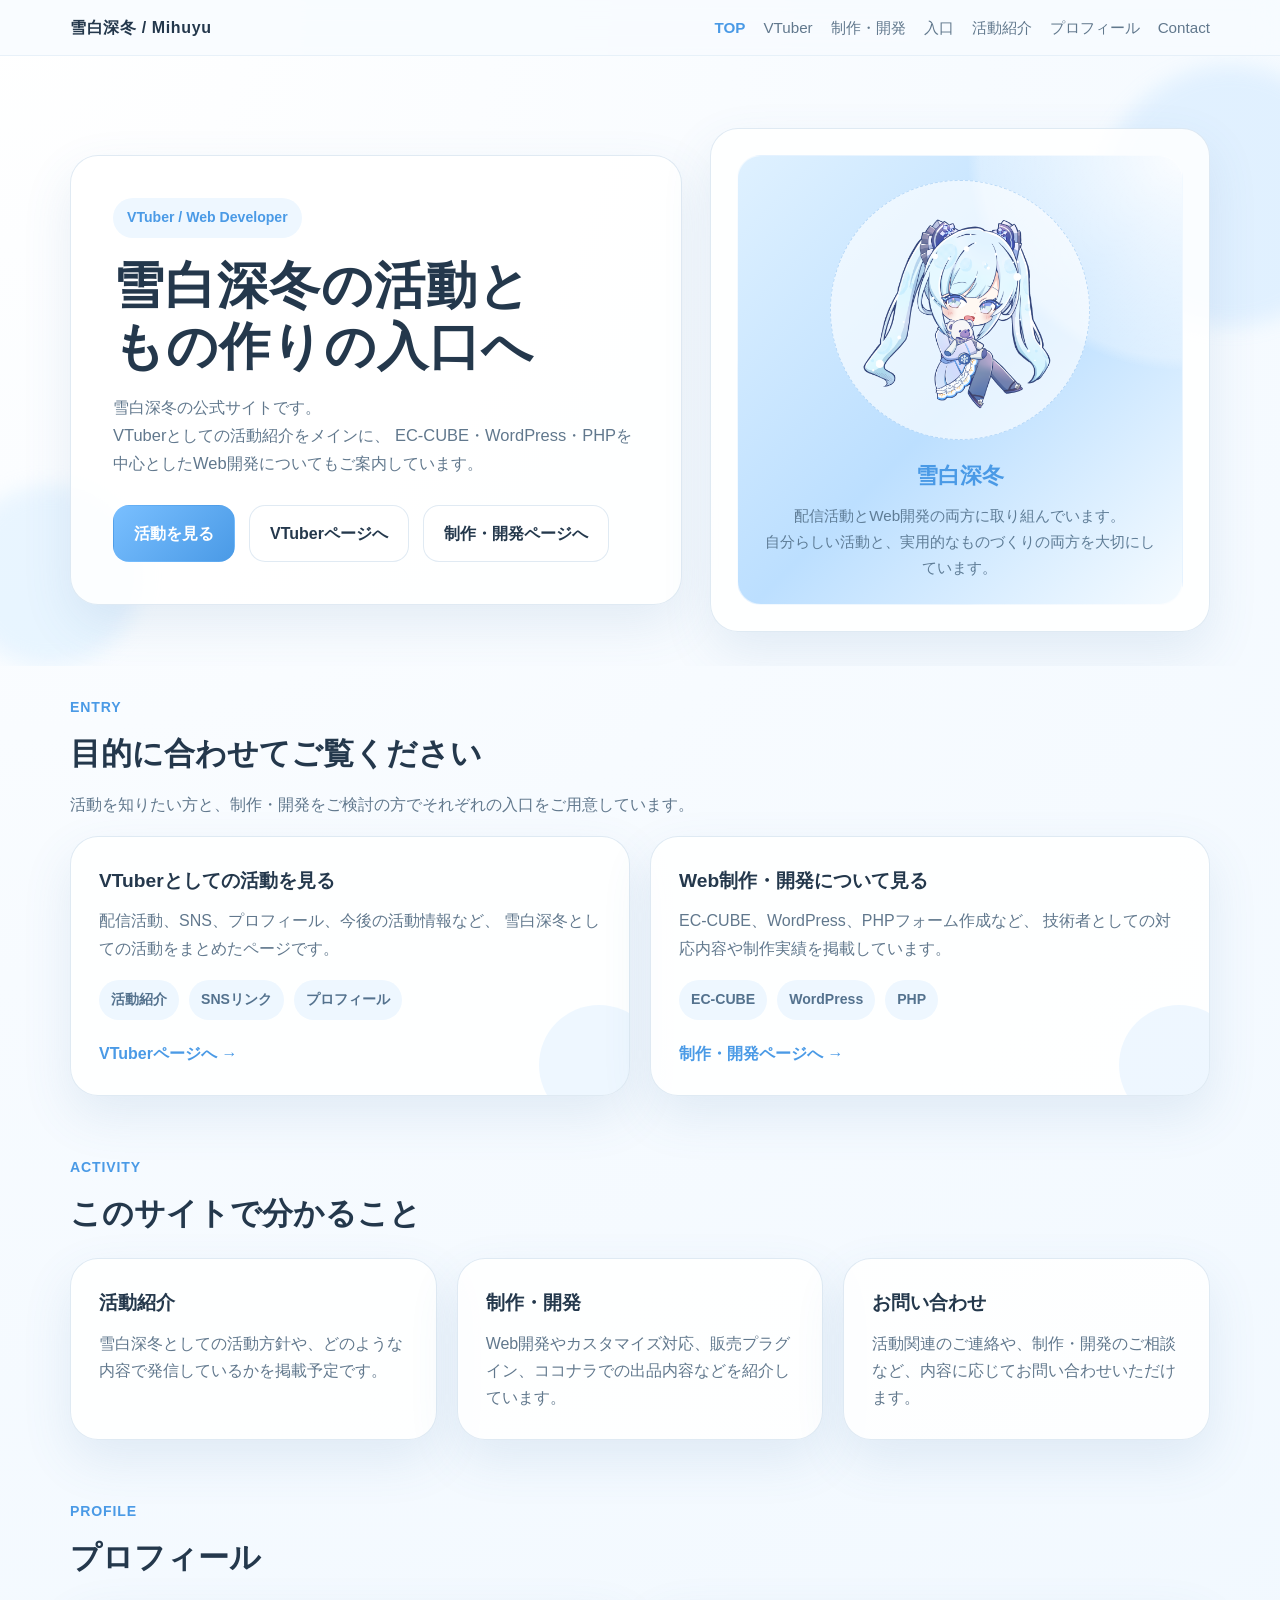
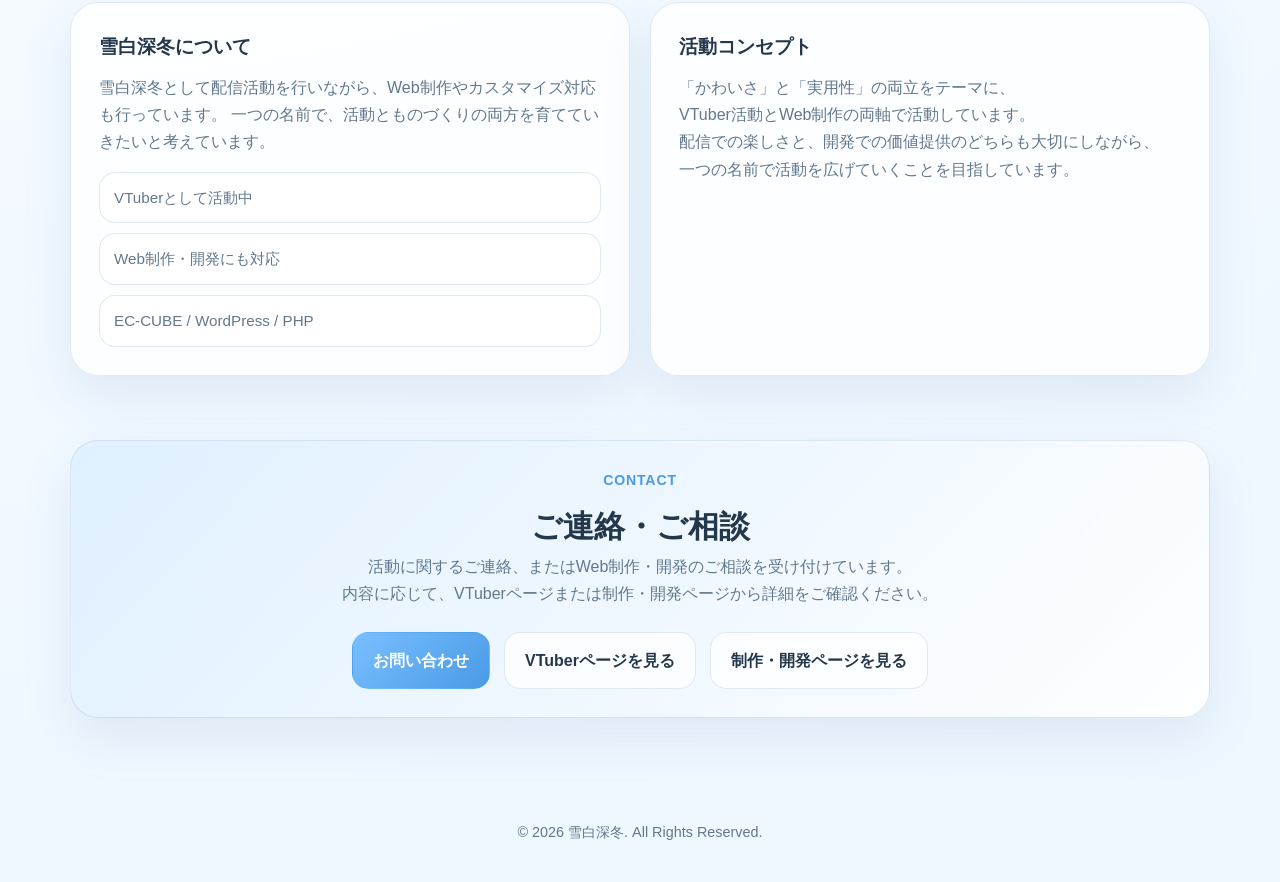
<file: index.html>
<!DOCTYPE html>
<html lang="ja">

<head>
  <!-- Google tag (gtag.js) -->
  <script async src="https://www.googletagmanager.com/gtag/js?id=G-K8B3H66PGL"></script>
  <script>
    window.dataLayer = window.dataLayer || [];
    function gtag() { dataLayer.push(arguments); }
    gtag('js', new Date());

    gtag('config', 'G-K8B3H66PGL');
  </script>
  <meta charset="UTF-8" />
  <meta name="viewport" content="width=device-width, initial-scale=1.0" />
  <title>雪白深冬 | VTuber / Web Developer</title>
  <meta name="description" content="雪白深冬の公式サイトです。VTuberとしての活動紹介と、EC-CUBE・WordPress・PHPを中心としたWeb開発のご案内を掲載しています。" />
  <link rel="stylesheet" href="/css/common.css">
  <link rel="stylesheet" href="/css/top.css">
</head>

<body>
  <header class="site-header">
    <div class="container header-inner">
      <a href="#top" class="logo">雪白深冬 / Mihuyu</a>
      <nav class="nav">
        <a href="index.html" class="is-current">TOP</a>
        <a href="vtuber.html">VTuber</a>
        <a href="dev.html">制作・開発</a>
        <a href="#entry">入口</a>
        <a href="#activity">活動紹介</a>
        <a href="#profile">プロフィール</a>
        <a href="#contact">Contact</a>
      </nav>
    </div>
  </header>

  <main id="top">
    <section class="hero">
      <div class="container hero-grid">
        <div class="hero-main">
          <div class="eyebrow">VTuber / Web Developer</div>
          <h1>雪白深冬の活動と<br>もの作りの入口へ</h1>
          <p class="lead">
            雪白深冬の公式サイトです。<br>
            VTuberとしての活動紹介をメインに、
            EC-CUBE・WordPress・PHPを中心としたWeb開発についてもご案内しています。
          </p>
          <div class="hero-actions">
            <a class="btn btn-primary" href="#entry">活動を見る</a>
            <a class="btn btn-secondary" href="vtuber.html">VTuberページへ</a>
            <a class="btn btn-secondary" href="dev.html">制作・開発ページへ</a>
          </div>
        </div>

        <aside class="hero-card">
          <div class="hero-visual">
            <div>
              <div class="avatar-placeholder"><img src="/img/mihuyu_avatar.PNG"></div>
              <strong>雪白深冬</strong>
              <p>
                配信活動とWeb開発の両方に取り組んでいます。<br>
                自分らしい活動と、実用的なものづくりの両方を大切にしています。
              </p>
            </div>
          </div>
        </aside>
      </div>
    </section>

    <section id="entry">
      <div class="container">
        <div class="section-head">
          <div class="section-label">Entry</div>
          <h2 class="section-title">目的に合わせてご覧ください</h2>
          <p class="section-text">
            活動を知りたい方と、制作・開発をご検討の方でそれぞれの入口をご用意しています。
          </p>
        </div>

        <div class="entry-grid">
          <article class="entry-card">
            <h3>VTuberとしての活動を見る</h3>
            <p>
              配信活動、SNS、プロフィール、今後の活動情報など、
              雪白深冬としての活動をまとめたページです。
            </p>
            <div class="tag-list">
              <span class="tag">活動紹介</span>
              <span class="tag">SNSリンク</span>
              <span class="tag">プロフィール</span>
            </div>
            <a class="entry-link" href="vtuber.html">VTuberページへ →</a>
          </article>

          <article class="entry-card">
            <h3>Web制作・開発について見る</h3>
            <p>
              EC-CUBE、WordPress、PHPフォーム作成など、
              技術者としての対応内容や制作実績を掲載しています。
            </p>
            <div class="tag-list">
              <span class="tag">EC-CUBE</span>
              <span class="tag">WordPress</span>
              <span class="tag">PHP</span>
            </div>
            <a class="entry-link" href="dev.html">制作・開発ページへ →</a>
          </article>
        </div>
      </div>
    </section>

    <section id="activity">
      <div class="container">
        <div class="section-head">
          <div class="section-label">Activity</div>
          <h2 class="section-title">このサイトで分かること</h2>
        </div>

        <div class="activity-grid">
          <article class="section-card">
            <h3>活動紹介</h3>
            <p>
              雪白深冬としての活動方針や、どのような内容で発信しているかを掲載予定です。
            </p>
          </article>

          <article class="section-card">
            <h3>制作・開発</h3>
            <p>
              Web開発やカスタマイズ対応、販売プラグイン、ココナラでの出品内容などを紹介しています。
            </p>
          </article>

          <article class="section-card">
            <h3>お問い合わせ</h3>
            <p>
              活動関連のご連絡や、制作・開発のご相談など、内容に応じてお問い合わせいただけます。
            </p>
          </article>
        </div>
      </div>
    </section>

    <section id="profile">
      <div class="container">
        <div class="section-head">
          <div class="section-label">Profile</div>
          <h2 class="section-title">プロフィール</h2>
        </div>

        <div class="profile-grid">
          <article class="profile-card">
            <h3>雪白深冬について</h3>
            <p>
              雪白深冬として配信活動を行いながら、Web制作やカスタマイズ対応も行っています。
              一つの名前で、活動とものづくりの両方を育てていきたいと考えています。
            </p>
            <div class="simple-list">
              <div class="simple-item">VTuberとして活動中</div>
              <div class="simple-item">Web制作・開発にも対応</div>
              <div class="simple-item">EC-CUBE / WordPress / PHP</div>
            </div>
          </article>

          <article class="profile-card">
            <h3>活動コンセプト</h3>
            <p>
              「かわいさ」と「実用性」の両立をテーマに、<br>VTuber活動とWeb制作の両軸で活動しています。<br>
              配信での楽しさと、開発での価値提供のどちらも大切にしながら、<br>一つの名前で活動を広げていくことを目指しています。<br>
            </p>
          </article>
        </div>
      </div>
    </section>

    <section class="contact" id="contact">
      <div class="container">
        <div class="contact-card">
          <div class="section-label">Contact</div>
          <h2 class="section-title">ご連絡・ご相談</h2>
          <p>
            活動に関するご連絡、またはWeb制作・開発のご相談を受け付けています。<br>
            内容に応じて、VTuberページまたは制作・開発ページから詳細をご確認ください。
          </p>
          <div class="contact-actions">
            <a class="btn btn-primary" href="https://forms.gle/eirvz85ocjs7cKqU9" target="_blank">お問い合わせ</a>
            <a class="btn btn-secondary" href="vtuber.html">VTuberページを見る</a>
            <a class="btn btn-secondary" href="dev.html">制作・開発ページを見る</a>
          </div>
        </div>
      </div>
    </section>
  </main>

  <footer class="footer">
    <div class="container">
      © 2026 雪白深冬. All Rights Reserved.
    </div>
  </footer>
</body>

</html>
</file>
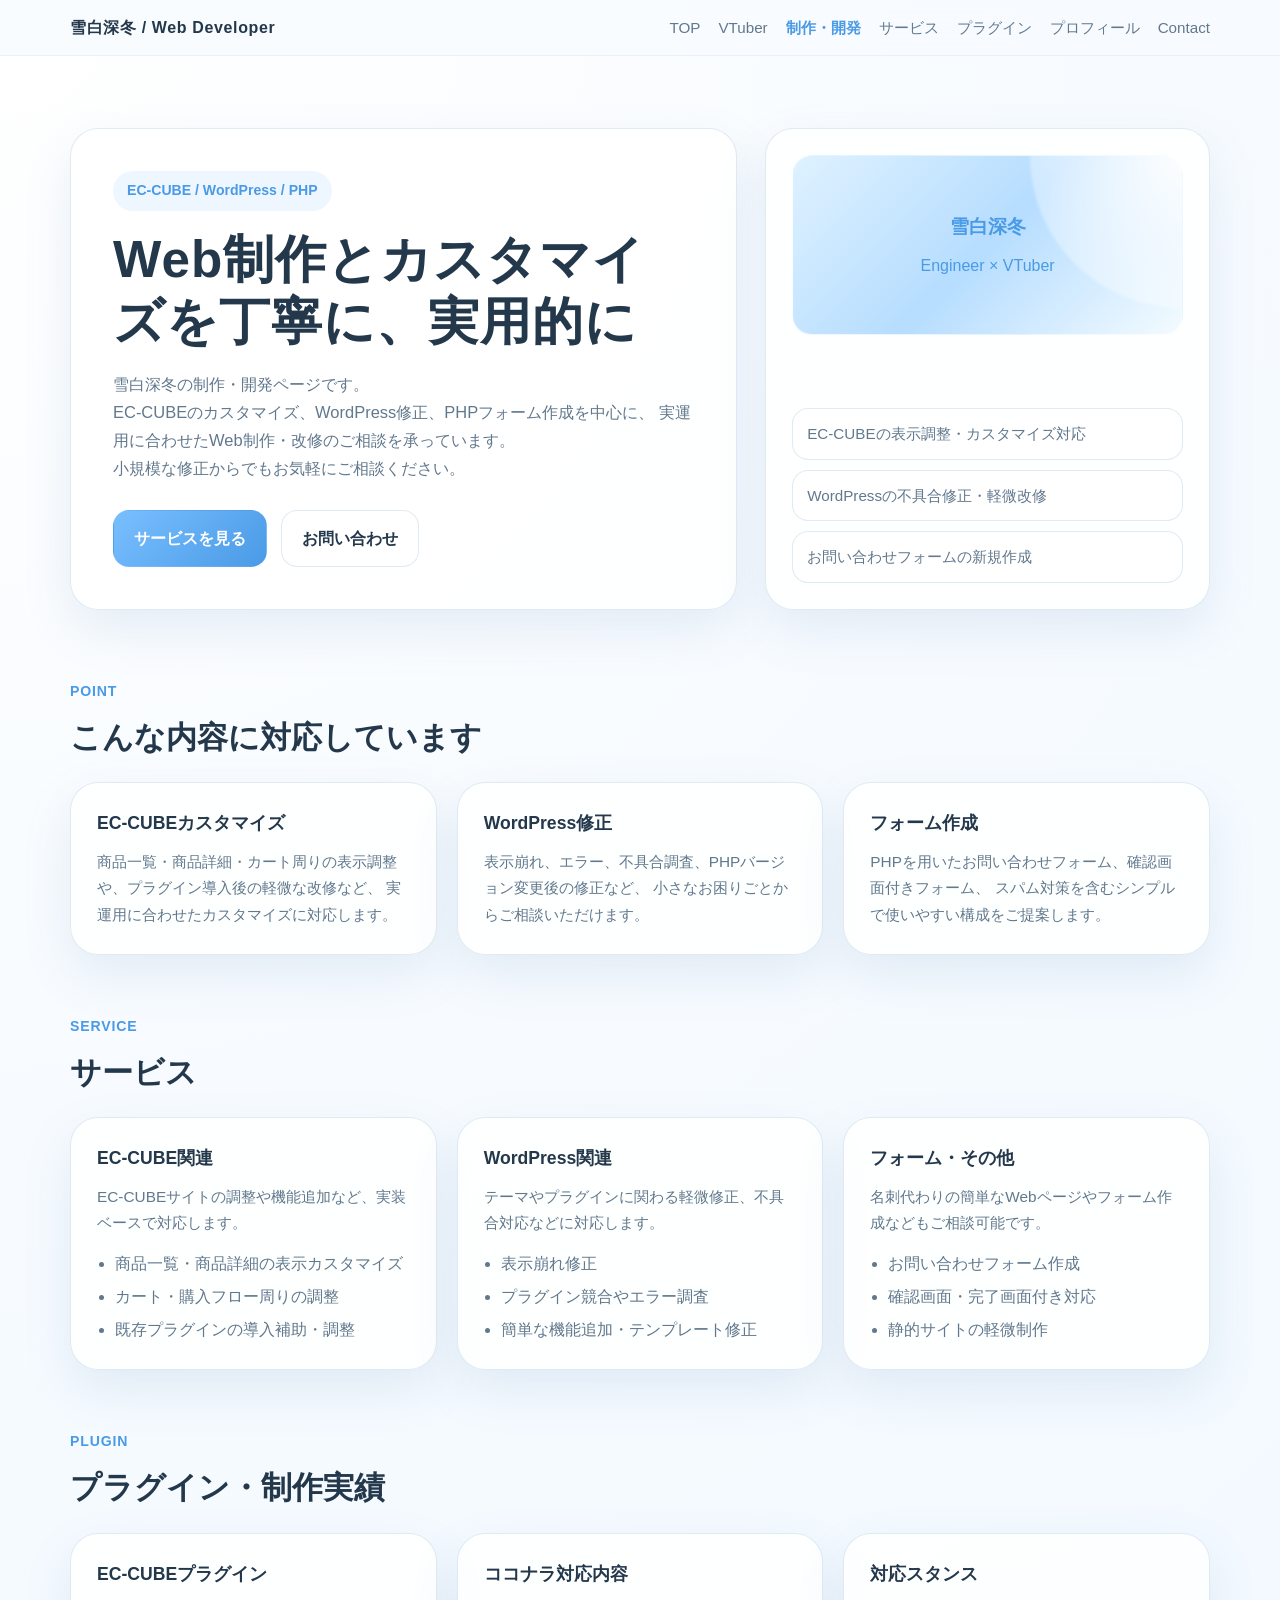
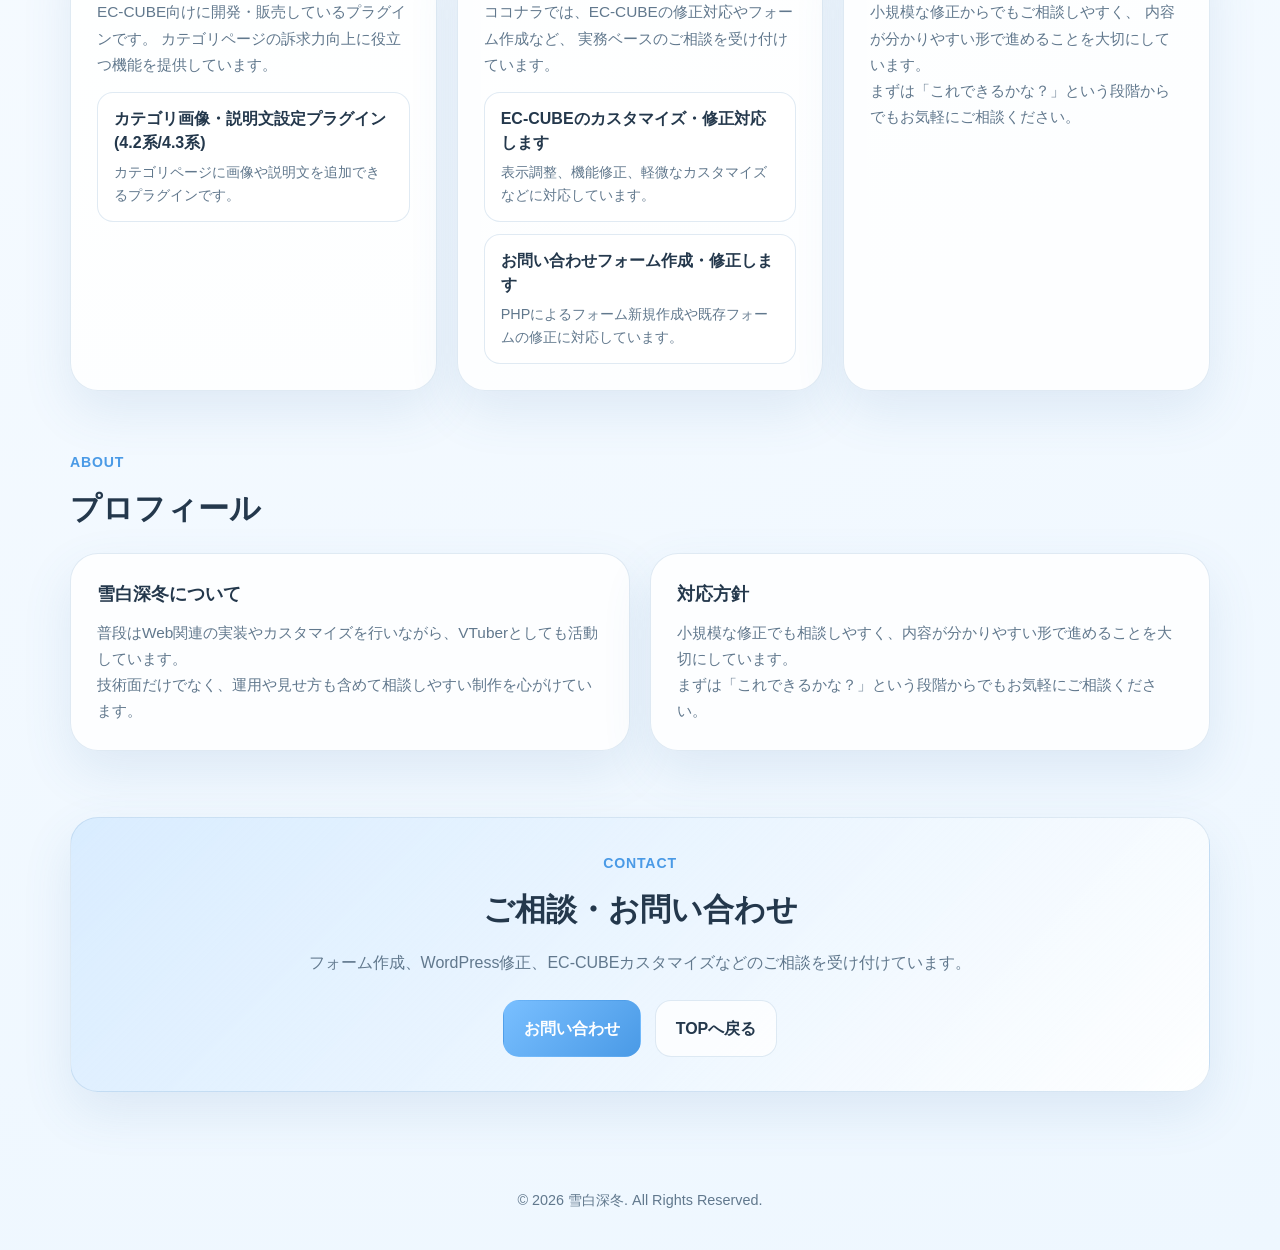
<file: dev.html>
<!DOCTYPE html>
<html lang="ja">

<head>
  <!-- Google tag (gtag.js) -->
  <script async src="https://www.googletagmanager.com/gtag/js?id=G-K8B3H66PGL"></script>
  <script>
    window.dataLayer = window.dataLayer || [];
    function gtag() { dataLayer.push(arguments); }
    gtag('js', new Date());

    gtag('config', 'G-K8B3H66PGL');
  </script>
  <meta charset="UTF-8" />
  <meta name="viewport" content="width=device-width, initial-scale=1.0" />
  <title>雪白深冬 | EC-CUBE・WordPress・PHP開発</title>
  <meta name="description" content="雪白深冬の制作・開発ページです。EC-CUBE、WordPress、PHPを中心としたWeb制作・カスタマイズ・フォーム開発を行っています。" />
  <link rel="stylesheet" href="/css/common.css">
  <link rel="stylesheet" href="/css/dev.css">
</head>

<body>
  <header class="site-header">
    <div class="container header-inner">
      <a href="index.html" class="logo">雪白深冬 / Web Developer</a>
      <nav class="nav">
        <a href="index.html">TOP</a>
        <a href="vtuber.html">VTuber</a>
        <a href="dev.html" class="is-current">制作・開発</a>
        <a href="#services">サービス</a>
        <a href="#plugins">プラグイン</a>
        <a href="#about">プロフィール</a>
        <a href="#contact">Contact</a>
      </nav>
    </div>
  </header>

  <main id="top">
    <section class="hero">
      <div class="container hero-grid">
        <div class="hero-main">
          <div class="eyebrow">EC-CUBE / WordPress / PHP</div>
          <h1>Web制作とカスタマイズを丁寧に、実用的に</h1>
          <p class="lead">
            雪白深冬の制作・開発ページです。<br>
            EC-CUBEのカスタマイズ、WordPress修正、PHPフォーム作成を中心に、
            実運用に合わせたWeb制作・改修のご相談を承っています。<br>
            小規模な修正からでもお気軽にご相談ください。
          </p>
          <div class="hero-actions">
            <a class="btn btn-primary" href="#services">サービスを見る</a>
            <a class="btn btn-secondary" href="#contact">お問い合わせ</a>
          </div>
        </div>

        <aside class="hero-side">
          <div class="profile-visual">
            <div>
              <strong>雪白深冬</strong>
              <span>Engineer × VTuber</span>
            </div>
          </div>
          <div class="mini-list">
            <div class="mini-item">EC-CUBEの表示調整・カスタマイズ対応</div>
            <div class="mini-item">WordPressの不具合修正・軽微改修</div>
            <div class="mini-item">お問い合わせフォームの新規作成</div>
          </div>
        </aside>
      </div>
    </section>

    <section>
      <div class="container">
        <div class="section-head">
          <div class="section-label">Point</div>
          <h2 class="section-title">こんな内容に対応しています</h2>
        </div>
        <div class="cards">
          <article class="card">
            <h3>EC-CUBEカスタマイズ</h3>
            <p>
              商品一覧・商品詳細・カート周りの表示調整や、プラグイン導入後の軽微な改修など、
              実運用に合わせたカスタマイズに対応します。
            </p>
          </article>
          <article class="card">
            <h3>WordPress修正</h3>
            <p>
              表示崩れ、エラー、不具合調査、PHPバージョン変更後の修正など、
              小さなお困りごとからご相談いただけます。
            </p>
          </article>
          <article class="card">
            <h3>フォーム作成</h3>
            <p>
              PHPを用いたお問い合わせフォーム、確認画面付きフォーム、
              スパム対策を含むシンプルで使いやすい構成をご提案します。
            </p>
          </article>
        </div>
      </div>
    </section>

    <section id="services">
      <div class="container">
        <div class="section-head">
          <div class="section-label">Service</div>
          <h2 class="section-title">サービス</h2>
        </div>
        <div class="services">
          <article class="service">
            <h3>EC-CUBE関連</h3>
            <p>EC-CUBEサイトの調整や機能追加など、実装ベースで対応します。</p>
            <ul>
              <li>商品一覧・商品詳細の表示カスタマイズ</li>
              <li>カート・購入フロー周りの調整</li>
              <li>既存プラグインの導入補助・調整</li>
            </ul>
          </article>
          <article class="service">
            <h3>WordPress関連</h3>
            <p>テーマやプラグインに関わる軽微修正、不具合対応などに対応します。</p>
            <ul>
              <li>表示崩れ修正</li>
              <li>プラグイン競合やエラー調査</li>
              <li>簡単な機能追加・テンプレート修正</li>
            </ul>
          </article>
          <article class="service">
            <h3>フォーム・その他</h3>
            <p>名刺代わりの簡単なWebページやフォーム作成などもご相談可能です。</p>
            <ul>
              <li>お問い合わせフォーム作成</li>
              <li>確認画面・完了画面付き対応</li>
              <li>静的サイトの軽微制作</li>
            </ul>
          </article>
        </div>
      </div>
    </section>

    <section id="plugins">
      <div class="container">
        <div class="section-head">
          <div class="section-label">Plugin</div>
          <h2 class="section-title">プラグイン・制作実績</h2>
        </div>

        <div class="links">
          <article class="panel">
            <h3>EC-CUBEプラグイン</h3>
            <p class="panel-text">
              EC-CUBE向けに開発・販売しているプラグインです。
              カテゴリページの訴求力向上に役立つ機能を提供しています。
            </p>

            <div class="item-list">
              <a class="item-link" target="_blank" href="https://www.ec-cube.net/products/detail.php?product_id=3210">
                <span class="item-title">カテゴリ画像・説明文設定プラグイン(4.2系/4.3系)</span>
                <span class="item-sub">カテゴリページに画像や説明文を追加できるプラグインです。</span>
              </a>
            </div>
          </article>

          <article class="panel">
            <h3>ココナラ対応内容</h3>
            <p class="panel-text">
              ココナラでは、EC-CUBEの修正対応やフォーム作成など、
              実務ベースのご相談を受け付けています。
            </p>

            <div class="item-list">
              <a class="item-link" target="_blank" href="https://coconala.com/services/4171383">
                <span class="item-title">EC-CUBEのカスタマイズ・修正対応します</span>
                <span class="item-sub">表示調整、機能修正、軽微なカスタマイズなどに対応しています。</span>
              </a>

              <a class="item-link" target="_blank" href="https://coconala.com/services/4171254">
                <span class="item-title">お問い合わせフォーム作成・修正します</span>
                <span class="item-sub">PHPによるフォーム新規作成や既存フォームの修正に対応しています。</span>
              </a>
            </div>
          </article>

          <article class="panel">
            <h3>対応スタンス</h3>
            <p>
              小規模な修正からでもご相談しやすく、
              内容が分かりやすい形で進めることを大切にしています。<br>
              まずは「これできるかな？」という段階からでもお気軽にご相談ください。
            </p>
          </article>
        </div>
      </div>
    </section>

    <section id="about">
      <div class="container">
        <div class="section-head">
          <div class="section-label">About</div>
          <h2 class="section-title">プロフィール</h2>
        </div>
        <div class="about-grid">
          <article class="panel">
            <h3>雪白深冬について</h3>
            <p>
              普段はWeb関連の実装やカスタマイズを行いながら、VTuberとしても活動しています。<br>
              技術面だけでなく、運用や見せ方も含めて相談しやすい制作を心がけています。
            </p>
          </article>
          <article class="panel">
            <h3>対応方針</h3>
            <p>
              小規模な修正でも相談しやすく、内容が分かりやすい形で進めることを大切にしています。<br>
              まずは「これできるかな？」という段階からでもお気軽にご相談ください。
            </p>
          </article>
        </div>
      </div>
    </section>

    <section class="cta" id="contact">
      <div class="container">
        <div class="cta-box">
          <div class="section-label">Contact</div>
          <h2 class="section-title">ご相談・お問い合わせ</h2>
          <p>
            フォーム作成、WordPress修正、EC-CUBEカスタマイズなどのご相談を受け付けています。
          </p>
          <div class="hero-actions" style="justify-content:center; margin-top: 24px;">
            <a class="btn btn-primary" href="https://forms.gle/eirvz85ocjs7cKqU9" target="_blank">お問い合わせ</a>
            <a class="btn btn-secondary" href="#top">TOPへ戻る</a>
          </div>
        </div>
      </div>
    </section>
  </main>

  <footer class="footer">
    <div class="container">
      © 2026 雪白深冬. All Rights Reserved.
    </div>
  </footer>
</body>

</html>
</file>
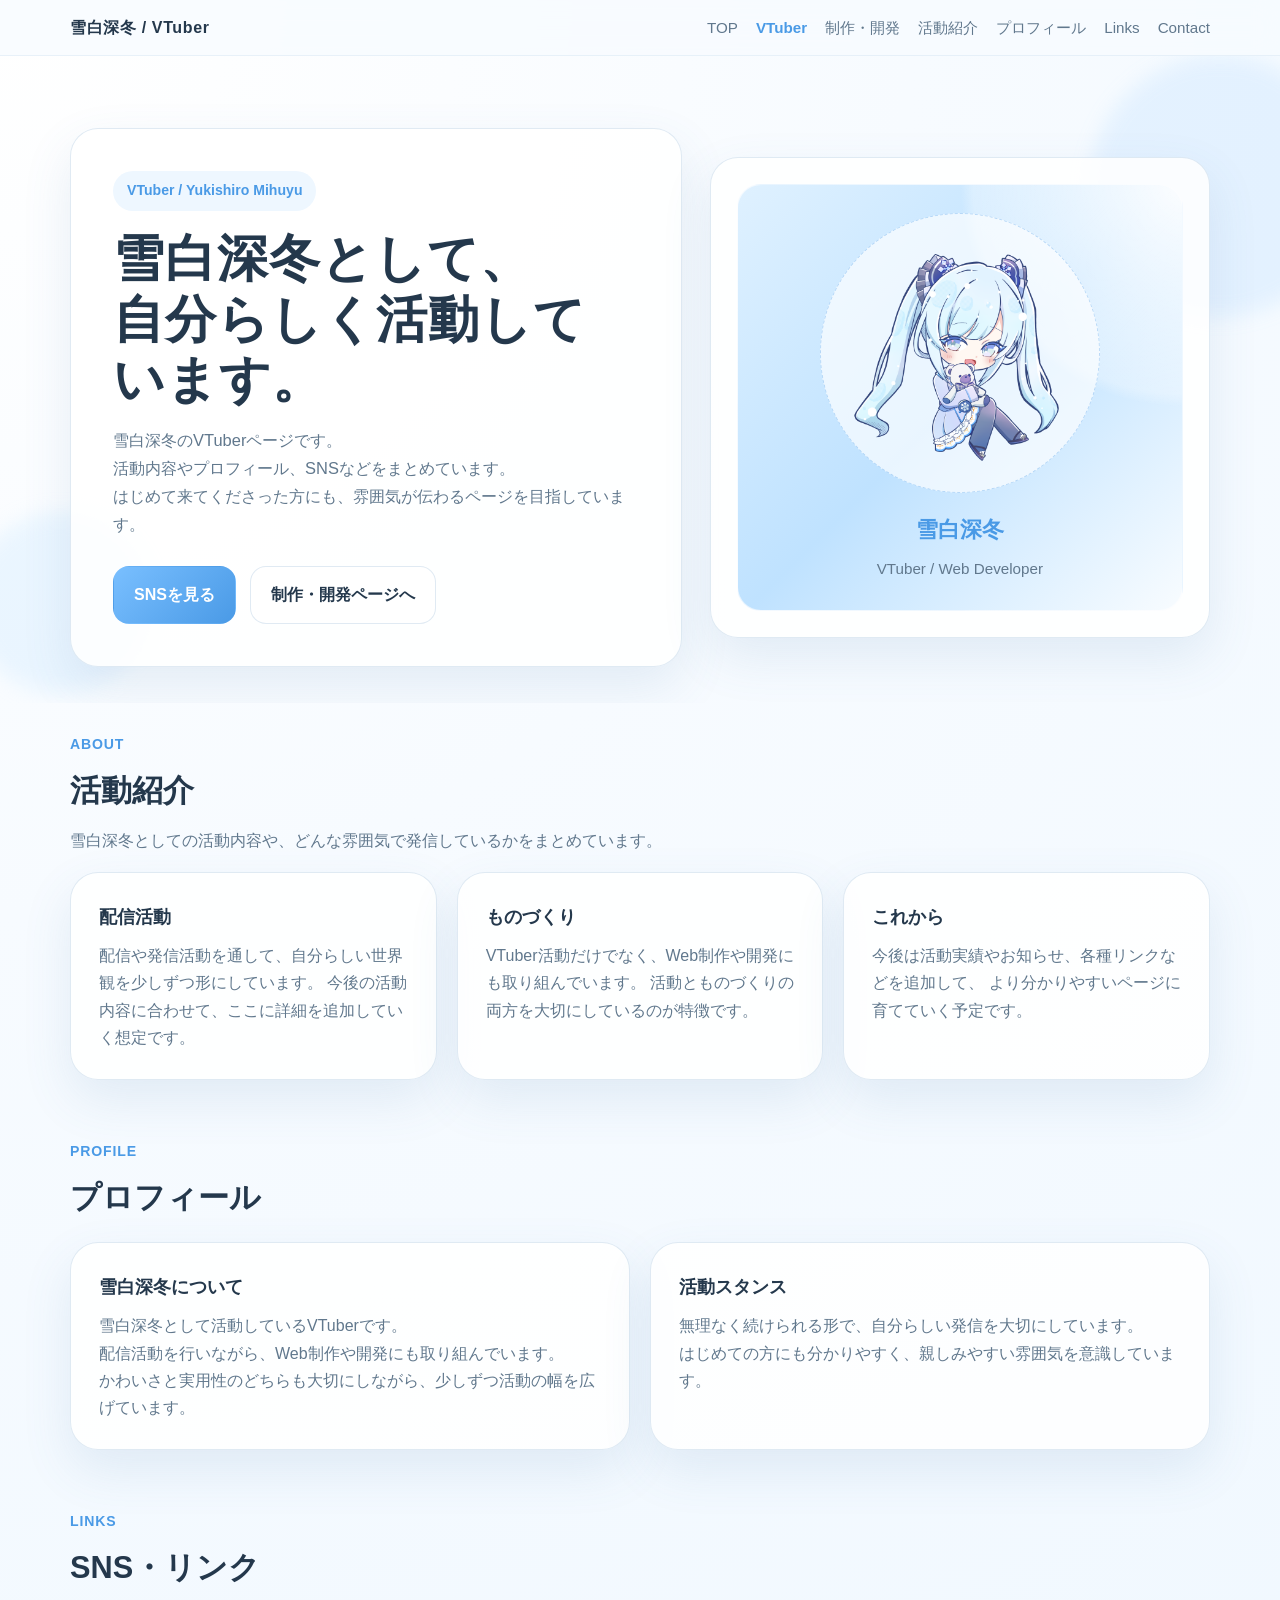
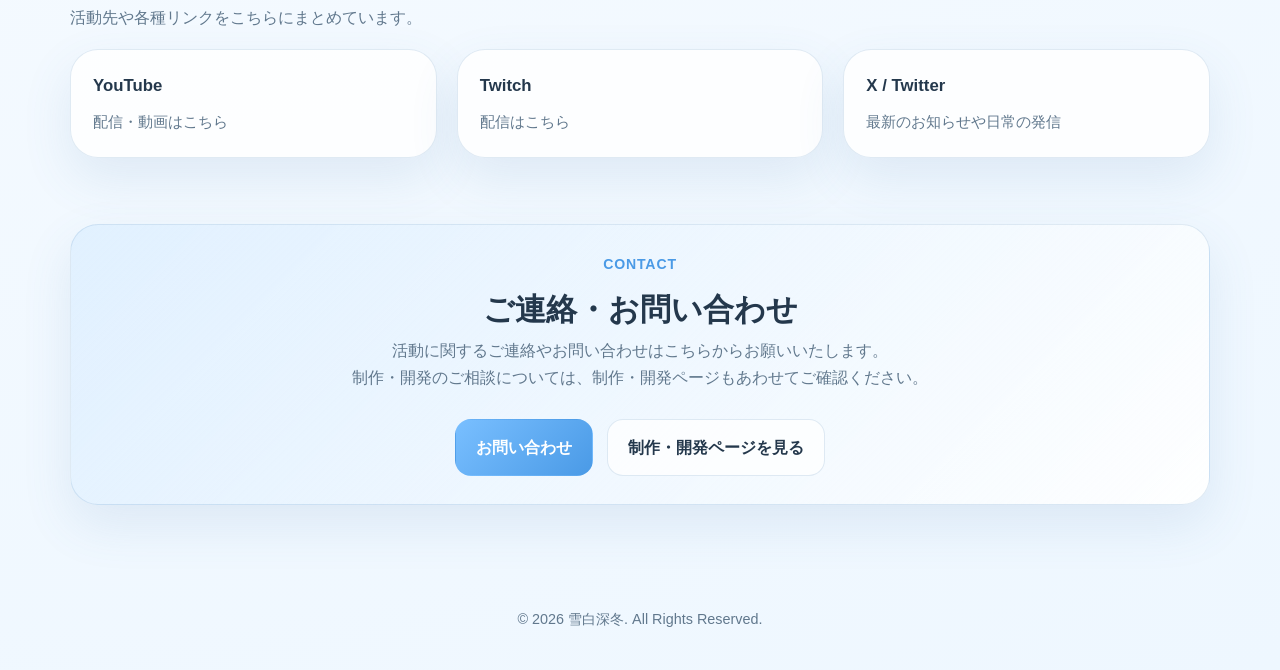
<file: vtuber.html>
<!DOCTYPE html>
<html lang="ja">

<head>
  <!-- Google tag (gtag.js) -->
  <script async src="https://www.googletagmanager.com/gtag/js?id=G-K8B3H66PGL"></script>
  <script>
    window.dataLayer = window.dataLayer || [];
    function gtag() { dataLayer.push(arguments); }
    gtag('js', new Date());

    gtag('config', 'G-K8B3H66PGL');
  </script>
  <meta charset="UTF-8" />
  <meta name="viewport" content="width=device-width, initial-scale=1.0" />
  <title>雪白深冬 | VTuber</title>
  <meta name="description" content="雪白深冬のVTuberページです。活動紹介、プロフィール、SNSリンク、お問い合わせ情報を掲載しています。" />
  <link rel="stylesheet" href="/css/common.css">
  <link rel="stylesheet" href="/css/vtuber.css">
</head>

<body>
  <header class="site-header">
    <div class="container header-inner">
      <a href="index.html" class="logo">雪白深冬 / VTuber</a>
      <nav class="nav">
        <a href="index.html">TOP</a>
        <a href="vtuber.html" class="is-current">VTuber</a>
        <a href="dev.html">制作・開発</a>
        <a href="#about">活動紹介</a>
        <a href="#profile">プロフィール</a>
        <a href="#links">Links</a>
        <a href="#contact">Contact</a>
      </nav>
    </div>
  </header>

  <main id="top">
    <section class="hero">
      <div class="container hero-grid">
        <div class="hero-main">
          <div class="eyebrow">VTuber / Yukishiro Mihuyu</div>
          <h1>雪白深冬として、<br>自分らしく活動しています。</h1>
          <p class="lead">
            雪白深冬のVTuberページです。<br>
            活動内容やプロフィール、SNSなどをまとめています。<br>
            はじめて来てくださった方にも、雰囲気が伝わるページを目指しています。
          </p>
          <div class="hero-actions">
            <a class="btn btn-primary" href="#links">SNSを見る</a>
            <a class="btn btn-secondary" href="dev.html">制作・開発ページへ</a>
          </div>
        </div>

        <aside class="hero-side">
          <div class="hero-visual">
            <div class="avatar-frame">
              <div class="avatar-placeholder"><img src="/img/mihuyu_avatar.PNG"></div>
            </div>
            <div class="hero-name">
              <strong>雪白深冬</strong>
              <span>VTuber / Web Developer</span>
            </div>
          </div>
        </aside>
      </div>
    </section>

    <section id="about">
      <div class="container">
        <div class="section-head">
          <div class="section-label">About</div>
          <h2 class="section-title">活動紹介</h2>
          <p class="section-text">
            雪白深冬としての活動内容や、どんな雰囲気で発信しているかをまとめています。
          </p>
        </div>

        <div class="feature-grid">
          <article class="feature-card">
            <h3>配信活動</h3>
            <p>
              配信や発信活動を通して、自分らしい世界観を少しずつ形にしています。
              今後の活動内容に合わせて、ここに詳細を追加していく想定です。
            </p>
          </article>

          <article class="feature-card">
            <h3>ものづくり</h3>
            <p>
              VTuber活動だけでなく、Web制作や開発にも取り組んでいます。
              活動とものづくりの両方を大切にしているのが特徴です。
            </p>
          </article>

          <article class="feature-card">
            <h3>これから</h3>
            <p>
              今後は活動実績やお知らせ、各種リンクなどを追加して、
              より分かりやすいページに育てていく予定です。
            </p>
          </article>
        </div>
      </div>
    </section>

    <section id="profile">
      <div class="container">
        <div class="section-head">
          <div class="section-label">Profile</div>
          <h2 class="section-title">プロフィール</h2>
        </div>

        <div class="profile-grid">
          <article class="profile-card">
            <h3>雪白深冬について</h3>
            <p>
              雪白深冬として活動しているVTuberです。<br>
              配信活動を行いながら、Web制作や開発にも取り組んでいます。<br>
              かわいさと実用性のどちらも大切にしながら、少しずつ活動の幅を広げています。
            </p>
          </article>

          <article class="profile-card">
            <h3>活動スタンス</h3>
            <p>
              無理なく続けられる形で、自分らしい発信を大切にしています。<br>
              はじめての方にも分かりやすく、親しみやすい雰囲気を意識しています。
            </p>
          </article>
        </div>
      </div>
    </section>

    <section id="links">
      <div class="container">
        <div class="section-head">
          <div class="section-label">Links</div>
          <h2 class="section-title">SNS・リンク</h2>
          <p class="section-text">
            活動先や各種リンクをこちらにまとめています。
          </p>
        </div>

        <div class="link-grid">
          <a class="link-card" href="https://www.youtube.com/@MihuyuYukishiro" target="_blank" rel="noopener noreferrer">
            <span class="link-name">YouTube</span>
            <span class="link-text">配信・動画はこちら</span>
          </a>
          <a class="link-card" href="https://www.twitch.tv/mihuyuyukishiro" target="_blank" rel="noopener noreferrer">
            <span class="link-name">Twitch</span>
            <span class="link-text">配信はこちら</span>
          </a>

          <a class="link-card" href="https://x.com/MihuyuYukishiro" target="_blank" rel="noopener noreferrer">
            <span class="link-name">X / Twitter</span>
            <span class="link-text">最新のお知らせや日常の発信</span>
          </a>

          <!--a class="link-card" href="#" target="_blank" rel="noopener noreferrer">
            <span class="link-name">BOOTH / その他</span>
            <span class="link-text">必要に応じてリンクを追加</span>
          </a-->
        </div>
      </div>
    </section>

    <section class="contact" id="contact">
      <div class="container">
        <div class="contact-card">
          <div class="section-label">Contact</div>
          <h2 class="section-title">ご連絡・お問い合わせ</h2>
          <p>
            活動に関するご連絡やお問い合わせはこちらからお願いいたします。<br>
            制作・開発のご相談については、制作・開発ページもあわせてご確認ください。
          </p>
          <div class="hero-actions contact-actions">
            <a class="btn btn-primary" href="https://forms.gle/eirvz85ocjs7cKqU9" target="_blank">お問い合わせ</a>
            <a class="btn btn-secondary" href="dev.html">制作・開発ページを見る</a>
          </div>
        </div>
      </div>
    </section>
  </main>

  <footer class="footer">
    <div class="container">
      © 2026 雪白深冬. All Rights Reserved.
    </div>
  </footer>
</body>

</html>
</file>
<file: css/common.css>
:root {
  --bg: #f7fbff;
  --bg-soft: #eef7ff;
  --white: #ffffff;
  --text: #24384c;
  --sub: #61788d;
  --line: rgba(116, 160, 201, 0.22);
  --main: #79bfff;
  --main-deep: #4a9ae6;
  --accent: #b9e1ff;
  --shadow: 0 20px 50px rgba(73, 122, 174, 0.12);
  --radius-lg: 28px;
  --radius-md: 20px;
  --max: 1140px;
}

* {
  box-sizing: border-box;
}

html {
  scroll-behavior: smooth;
}

body {
  margin: 0;
  font-family: "Hiragino Sans", "Yu Gothic", "Meiryo", sans-serif;
  color: var(--text);
  line-height: 1.7;
  background: radial-gradient(circle at top left, #ffffff 0%, #f7fbff 35%, #eef7ff 100%);
}

a {
  color: inherit;
  text-decoration: none;
}

img {
  max-width: 100%;
  display: block;
}

.container {
  width: min(calc(100% - 32px), var(--max));
  margin: 0 auto;
}

.site-header {
  position: sticky;
  top: 0;
  z-index: 50;
  backdrop-filter: blur(12px);
  background: rgba(247, 251, 255, 0.72);
  border-bottom: 1px solid rgba(116, 160, 201, 0.12);
}

.header-inner {
  display: flex;
  align-items: center;
  justify-content: space-between;
  gap: 20px;
  padding: 14px 0;
}

.logo {
  font-weight: 800;
  letter-spacing: 0.04em;
  white-space: nowrap;
}

.nav {
  display: flex;
  flex-wrap: wrap;
  justify-content: flex-end;
  gap: 18px;
  color: var(--sub);
  font-size: 0.95rem;
}

.nav a:hover {
  color: var(--main-deep);
}

section {
  padding: 30px 0;
}

.section-head {
  margin-bottom: 18px;
}

.section-label {
  color: var(--main-deep);
  font-size: 0.88rem;
  font-weight: 800;
  letter-spacing: 0.06em;
  text-transform: uppercase;
}

.section-title {
  margin: 8px 0 0;
  font-size: clamp(1.55rem, 2.4vw, 2.2rem);
}

.section-text {
  margin: 10px 0 0;
  color: var(--sub);
}

.eyebrow {
  display: inline-flex;
  padding: 8px 14px;
  border-radius: 999px;
  background: var(--bg-soft);
  color: var(--main-deep);
  font-size: 0.88rem;
  font-weight: 700;
  margin-bottom: 18px;
}

.btn {
  display: inline-flex;
  align-items: center;
  justify-content: center;
  min-height: 52px;
  padding: 14px 20px;
  border-radius: 16px;
  font-weight: 800;
  transition: 0.2s ease;
  border: 1px solid transparent;
}

.btn-primary {
  background: linear-gradient(135deg, var(--main) 0%, var(--main-deep) 100%);
  color: var(--white);
}

.btn-primary:hover {
  transform: translateY(-1px);
  box-shadow: 0 12px 26px rgba(74, 154, 230, 0.28);
}

.btn-secondary {
  background: rgba(255, 255, 255, 0.74);
  border-color: var(--line);
  color: var(--text);
}

.btn-secondary:hover {
  color: var(--main-deep);
  border-color: rgba(74, 154, 230, 0.28);
}

.hero-actions {
  display: flex;
  flex-wrap: wrap;
  gap: 14px;
  margin-top: 28px;
}

.footer {
  padding: 24px 0 38px;
  text-align: center;
  color: var(--sub);
  font-size: 0.9rem;
}

.nav a.is-current {
  color: var(--main-deep);
  font-weight: 800;
}

@media (max-width: 920px) {
  .header-inner {
    flex-direction: column;
    align-items: flex-start;
  }

  .nav {
    justify-content: flex-start;
  }
}
</file>
<file: css/top.css>
.hero {
  position: relative;
  overflow: hidden;
  padding: 72px 0 34px;
}

.hero::before,
.hero::after {
  content: "";
  position: absolute;
  border-radius: 999px;
  filter: blur(10px);
  z-index: 0;
}

.hero::before {
  width: 260px;
  height: 260px;
  right: -80px;
  top: 10px;
  background: rgba(121, 191, 255, 0.16);
}

.hero::after {
  width: 180px;
  height: 180px;
  left: -40px;
  bottom: 0;
  background: rgba(185, 225, 255, 0.28);
}

.hero-grid {
  position: relative;
  z-index: 1;
  display: grid;
  grid-template-columns: 1.1fr 0.9fr;
  gap: 28px;
  align-items: center;
}

.hero-main,
.hero-card,
.section-card,
.entry-card,
.profile-card,
.contact-card {
  background: rgba(255, 255, 255, 0.84);
  border: 1px solid var(--line);
  border-radius: var(--radius-lg);
  box-shadow: var(--shadow);
}

.hero-main {
  padding: 42px;
}

h1 {
  margin: 0 0 16px;
  font-size: clamp(2.2rem, 4vw, 3.8rem);
  line-height: 1.18;
  letter-spacing: 0.02em;
}

.lead {
  margin: 0;
  color: var(--sub);
  font-size: 1.03rem;
}

.hero-card {
  padding: 26px;
}

.hero-visual {
  min-height: 320px;
  border-radius: 24px;
  padding: 24px;
  display: grid;
  place-items: center;
  text-align: center;
  border: 1px solid rgba(255, 255, 255, 0.6);
  background:
    radial-gradient(circle at top right, rgba(255, 255, 255, 0.94), rgba(255, 255, 255, 0.3) 32%, transparent 34%),
    linear-gradient(135deg, #dff1ff 0%, #bcdfff 52%, #f5fbff 100%);
  color: var(--main-deep);
}

.hero-visual .avatar-placeholder {
  width: min(100%, 260px);
  aspect-ratio: 1 / 1;
  border-radius: 50%;
  background: rgba(255, 255, 255, 0.62);
  border: 1px dashed rgba(74, 154, 230, 0.32);
  display: grid;
  place-items: center;
  padding: 24px;
  margin: 0 auto 18px;
  color: #5b8bb7;
  font-weight: 700;
}

.hero-visual strong {
  display: block;
  font-size: 1.35rem;
  margin-bottom: 8px;
}

.hero-visual p {
  margin: 0;
  color: #5e7c96;
  font-size: 0.95rem;
}

.entry-grid,
.activity-grid,
.profile-grid {
  display: grid;
  gap: 20px;
}

.entry-grid {
  grid-template-columns: repeat(2, 1fr);
}

.activity-grid {
  grid-template-columns: repeat(3, 1fr);
}

.profile-grid {
  grid-template-columns: 1fr 1fr;
}

.entry-card,
.section-card,
.profile-card,
.contact-card {
  padding: 28px;
}

.entry-card {
  position: relative;
  overflow: hidden;
}

.entry-card::after {
  content: "";
  position: absolute;
  right: -30px;
  bottom: -30px;
  width: 120px;
  height: 120px;
  border-radius: 50%;
  background: rgba(121, 191, 255, 0.12);
}

.entry-card h3,
.section-card h3,
.profile-card h3,
.contact-card h3 {
  margin: 0 0 10px;
  font-size: 1.2rem;
}

.entry-card p,
.section-card p,
.profile-card p,
.contact-card p {
  margin: 0;
  color: var(--sub);
}

.entry-card .entry-link {
  display: inline-flex;
  margin-top: 20px;
  font-weight: 800;
  color: var(--main-deep);
}

.tag-list {
  display: flex;
  flex-wrap: wrap;
  gap: 10px;
  margin-top: 18px;
}

.tag {
  display: inline-flex;
  padding: 8px 12px;
  border-radius: 999px;
  background: var(--bg-soft);
  color: #54728e;
  font-size: 0.88rem;
  font-weight: 700;
}

.simple-list {
  display: grid;
  gap: 10px;
  margin-top: 16px;
}

.simple-item {
  padding: 12px 14px;
  border-radius: 16px;
  background: rgba(255, 255, 255, 0.72);
  border: 1px solid var(--line);
  color: var(--sub);
  font-size: 0.95rem;
}

.contact {
  padding: 34px 0 78px;
}

.contact-card {
  text-align: center;
  background: linear-gradient(135deg, rgba(121, 191, 255, 0.14), rgba(255, 255, 255, 0.92));
}

.contact-actions {
  display: flex;
  justify-content: center;
  flex-wrap: wrap;
  gap: 14px;
  margin-top: 24px;
}

@media (max-width: 920px) {

  .hero-grid,
  .entry-grid,
  .activity-grid,
  .profile-grid {
    grid-template-columns: 1fr;
  }

  .hero-main,
  .hero-card,
  .entry-card,
  .section-card,
  .profile-card,
  .contact-card {
    padding: 24px;
  }

  .hero {
    padding-top: 44px;
  }
}
</file>
<file: css/dev.css>
.hero {
  padding: 72px 0 40px;
}

.hero-grid {
  display: grid;
  grid-template-columns: 1.2fr 0.8fr;
  gap: 28px;
  align-items: stretch;
}

.hero-main,
.hero-side,
.card,
.service,
.panel {
  background: rgba(255, 255, 255, 0.84);
  border: 1px solid var(--line);
  border-radius: var(--radius-lg);
  box-shadow: var(--shadow);
}

.hero-main {
  padding: 42px;
}

h1 {
  margin: 0 0 18px;
  font-size: clamp(2rem, 4vw, 3.4rem);
  line-height: 1.2;
  letter-spacing: 0.02em;
}

.lead {
  margin: 0;
  color: var(--sub);
  font-size: 1.03rem;
}

.hero-side {
  padding: 26px;
  display: flex;
  flex-direction: column;
  justify-content: space-between;
  gap: 18px;
}

.profile-visual {
  min-height: 180px;
  border-radius: 20px;
  background:
    radial-gradient(circle at top right, rgba(255, 255, 255, 0.95), rgba(255, 255, 255, 0.35) 35%, transparent 36%),
    linear-gradient(135deg, #dff2ff 0%, #b6ddff 50%, #f3fbff 100%);
  display: grid;
  place-items: center;
  color: var(--main-deep);
  text-align: center;
  padding: 20px;
  border: 1px solid rgba(255, 255, 255, 0.6);
}

.profile-visual strong {
  display: block;
  font-size: 1.2rem;
  margin-bottom: 8px;
}

.mini-list {
  display: grid;
  gap: 10px;
}

.mini-item {
  padding: 12px 14px;
  background: rgba(255, 255, 255, 0.72);
  border: 1px solid var(--line);
  border-radius: 16px;
  font-size: 0.95rem;
  color: var(--sub);
}

.cards,
.services,
.links {
  display: grid;
  grid-template-columns: repeat(3, 1fr);
  gap: 20px;
}

.card,
.service,
.panel {
  padding: 26px;
}

.card h3,
.service h3,
.panel h3 {
  margin-top: 0;
  margin-bottom: 10px;
  font-size: 1.1rem;
}

.card p,
.service p,
.panel p {
  margin: 0;
  color: var(--sub);
  font-size: 0.96rem;
}

.service ul {
  padding-left: 1.1em;
  margin: 14px 0 0;
  color: var(--sub);
}

.service li+li {
  margin-top: 6px;
}

.about-grid {
  display: grid;
  grid-template-columns: 1fr 1fr;
  gap: 20px;
}

.cta {
  padding: 36px 0 72px;
}

.cta-box {
  background: linear-gradient(135deg, rgba(110, 184, 255, 0.18), rgba(255, 255, 255, 0.92));
  border: 1px solid var(--line);
  border-radius: 28px;
  box-shadow: var(--shadow);
  padding: 34px;
  text-align: center;
}

.cta-box p {
  margin: 12px auto 0;
  color: var(--sub);
  max-width: 680px;
}

.panel-text {
  margin: 0 0 16px;
  color: var(--sub);
  font-size: 0.96rem;
}

.item-list {
  display: grid;
  gap: 12px;
  margin-top: 14px;
}

.item-link {
  display: block;
  padding: 14px 16px;
  border: 1px solid var(--line);
  border-radius: 16px;
  background: rgba(255, 255, 255, 0.72);
  transition: 0.2s ease;
}

.item-link:hover {
  transform: translateY(-1px);
  border-color: rgba(59, 143, 220, 0.28);
  box-shadow: 0 10px 22px rgba(63, 115, 166, 0.10);
}

.item-title {
  display: block;
  font-weight: 700;
  color: var(--text);
  line-height: 1.5;
}

.item-sub {
  display: block;
  margin-top: 6px;
  font-size: 0.9rem;
  color: var(--sub);
  line-height: 1.6;
}

@media (max-width: 920px) {

  .hero-grid,
  .about-grid,
  .cards,
  .services,
  .links {
    grid-template-columns: 1fr;
  }

  .hero-main,
  .hero-side,
  .card,
  .service,
  .panel,
  .cta-box {
    padding: 24px;
  }

  .hero {
    padding-top: 44px;
  }
}
</file>
<file: css/vtuber.css>
.hero {
  position: relative;
  overflow: hidden;
  padding: 72px 0 36px;
}

.hero::before,
.hero::after {
  content: "";
  position: absolute;
  border-radius: 999px;
  z-index: 0;
  filter: blur(10px);
}

.hero::before {
  width: 260px;
  height: 260px;
  top: 0;
  right: -70px;
  background: rgba(121, 191, 255, 0.14);
}

.hero::after {
  width: 180px;
  height: 180px;
  left: -30px;
  bottom: 10px;
  background: rgba(185, 225, 255, 0.24);
}

.hero-grid {
  position: relative;
  z-index: 1;
  display: grid;
  grid-template-columns: 1.1fr 0.9fr;
  gap: 28px;
  align-items: center;
}

.hero-main,
.hero-side,
.feature-card,
.profile-card,
.link-card,
.contact-card {
  background: rgba(255, 255, 255, 0.84);
  border: 1px solid var(--line);
  border-radius: var(--radius-lg);
  box-shadow: var(--shadow);
}

.hero-main {
  padding: 42px;
}

.hero-side {
  padding: 26px;
}

h1 {
  margin: 0 0 16px;
  font-size: clamp(2.2rem, 4vw, 3.6rem);
  line-height: 1.18;
  letter-spacing: 0.02em;
}

.lead {
  margin: 0;
  color: var(--sub);
  font-size: 1.03rem;
}

.hero-visual {
  min-height: 100%;
  display: grid;
  gap: 18px;
  align-content: center;
  justify-items: center;
  text-align: center;
  border-radius: 24px;
  padding: 28px 20px;
  background:
    radial-gradient(circle at top right, rgba(255, 255, 255, 0.94), rgba(255, 255, 255, 0.30) 34%, transparent 36%),
    linear-gradient(135deg, #dff1ff 0%, #bfe2ff 50%, #f8fcff 100%);
  border: 1px solid rgba(255, 255, 255, 0.65);
}

.avatar-frame {
  width: min(100%, 280px);
}

.avatar-placeholder {
  aspect-ratio: 1 / 1;
  display: grid;
  place-items: center;
  padding: 24px;
  border-radius: 50%;
  background: rgba(255, 255, 255, 0.66);
  border: 1px dashed rgba(74, 154, 230, 0.34);
  color: #5c89b0;
  font-weight: 700;
}

.hero-name strong {
  display: block;
  font-size: 1.4rem;
  margin-bottom: 6px;
  color: var(--main-deep);
}

.hero-name span {
  color: var(--sub);
  font-size: 0.95rem;
}

.feature-grid,
.profile-grid,
.link-grid {
  display: grid;
  gap: 20px;
}

.feature-grid {
  grid-template-columns: repeat(3, 1fr);
}

.profile-grid {
  grid-template-columns: repeat(2, 1fr);
}

.link-grid {
  grid-template-columns: repeat(3, 1fr);
}

.feature-card,
.profile-card,
.contact-card {
  padding: 28px;
}

.feature-card h3,
.profile-card h3,
.contact-card h3 {
  margin: 0 0 10px;
  font-size: 1.15rem;
}

.feature-card p,
.profile-card p,
.contact-card p {
  margin: 0;
  color: var(--sub);
}

.link-card {
  display: block;
  padding: 22px;
  transition: 0.2s ease;
}

.link-card:hover {
  transform: translateY(-2px);
  border-color: rgba(74, 154, 230, 0.28);
  box-shadow: 0 14px 28px rgba(73, 122, 174, 0.14);
}

.link-name {
  display: block;
  font-weight: 800;
  font-size: 1.05rem;
  color: var(--text);
}

.link-text {
  display: block;
  margin-top: 8px;
  color: var(--sub);
  font-size: 0.94rem;
}

.contact {
  padding: 36px 0 78px;
}

.contact-card {
  text-align: center;
  background: linear-gradient(135deg, rgba(121, 191, 255, 0.14), rgba(255, 255, 255, 0.92));
}

.contact-actions {
  justify-content: center;
}

@media (max-width: 920px) {

  .hero-grid,
  .feature-grid,
  .profile-grid,
  .link-grid {
    grid-template-columns: 1fr;
  }

  .hero-main,
  .hero-side,
  .feature-card,
  .profile-card,
  .contact-card,
  .link-card {
    padding: 24px;
  }

  .hero {
    padding-top: 44px;
  }
}
</file>
